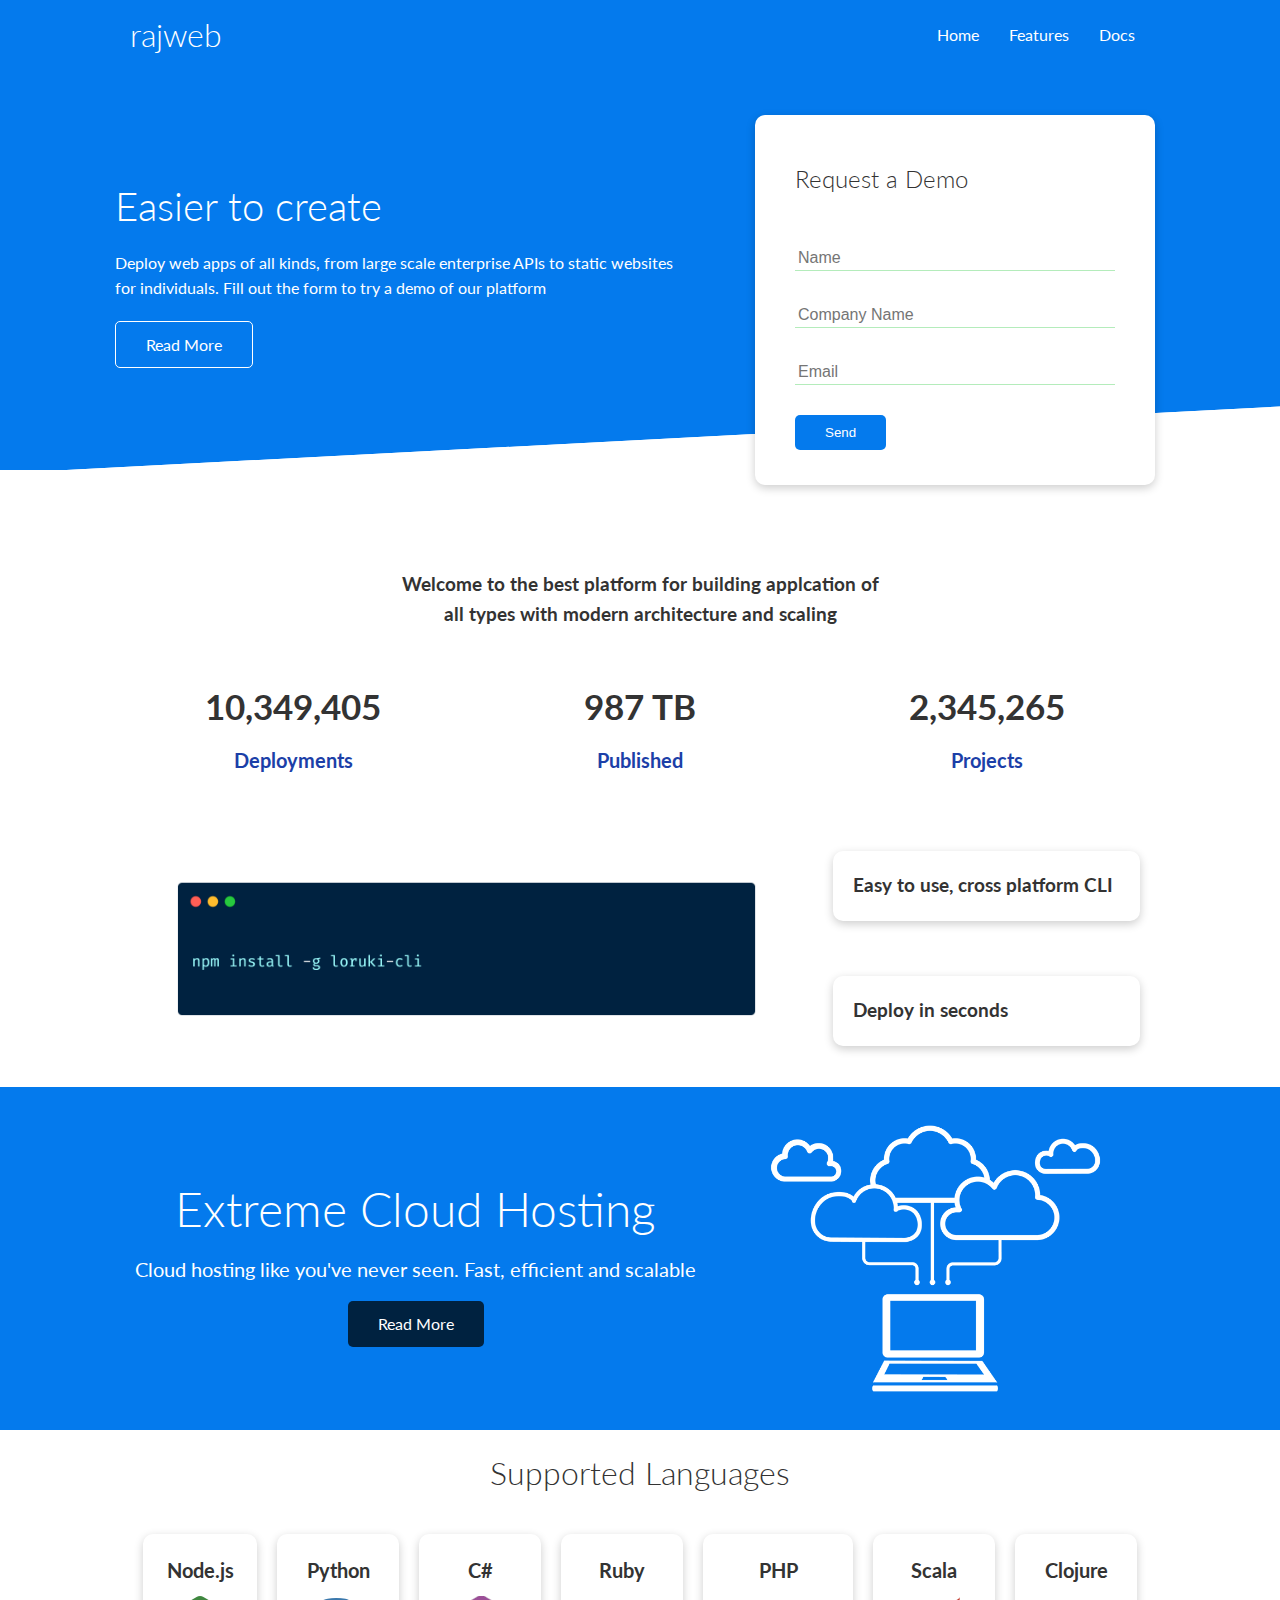
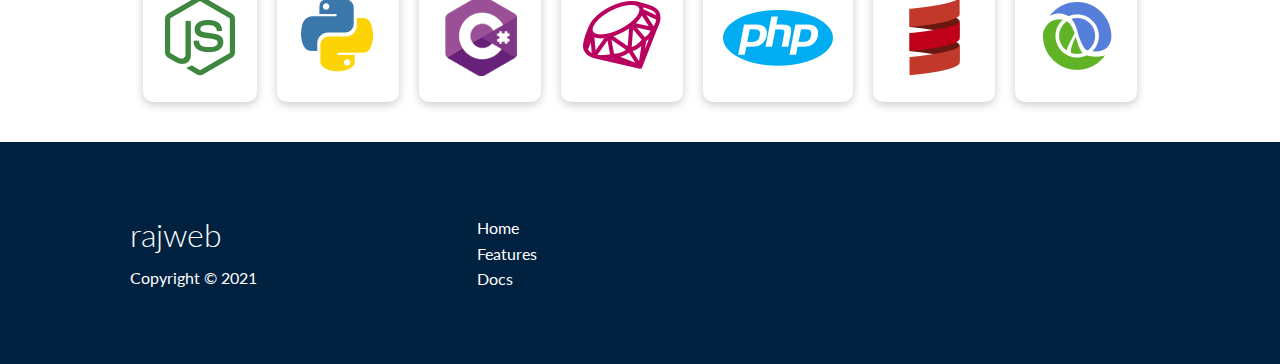
<file: index.html>
<!DOCTYPE html>
<html lang="en">
<head>
    <meta charset="UTF-8">
    <meta http-equiv="X-UA-Compatible" content="IE=edge">
    <meta name="viewport" content="width=device-width, initial-scale=1.0">
    <link rel="stylesheet" href="https://cdnjs.cloudflare.com/ajax/libs/font-awesome/5.15.2/css/all.min.css" integrity="sha512-HK5fgLBL+xu6dm/Ii3z4xhlSUyZgTT9tuc/hSrtw6uzJOvgRr2a9jyxxT1ely+B+xFAmJKVSTbpM/CuL7qxO8w==" crossorigin="anonymous" />
    <link rel="stylesheet" href="css/utilities.css">
    <link rel="stylesheet" href="css/style.css">
    <title>modern-website </title>
</head>
<body>
    <!-- Navbar -->
    <div class="navbar">
        <div class="container flex">
            <h1 class="logo">rajweb</h1>
            <nav>
                <ul>
                    <li><a href="index.html">Home</a></li>
                    <li><a href="features.html">Features</a></li>
                    <li><a href="docs.html">Docs</a></li>
                </ul>
            </nav>
        </div>
    </div>

    <!-- Showcase -->
    <section class="showcase">
        <div class="container grid">
            <div class="showcase-text">
                <h1>Easier to create</h1>
                <p>Deploy web apps of all kinds, from
                    large scale enterprise APIs to static
                    websites for individuals. Fill out the 
                    form to try a demo of our platform </p>
                    <a href="features.html" class="btn 
                    btn-outline">Read More</a>
            </div>

            <div class="showcase-form card">
                <h2>Request a Demo</h2>
                <form name="contact" method="POST" netlify-honeypot="bot-field"  data-netlify="true" >
                    <p class="hidden">
                        <label>Don’t fill this out if you’re human: <input name="bot-field" /></label>
                      </p>
                    <input type="hidden" name="form-name" value="contact">
                    <div class="form-control">
                        <input type="text" name="name" placeholder="Name" required>
                    </div>
                    <div class="form-control">
                        <input type="text" name="company" placeholder="Company Name"  required> 
                    </div>
                    <div class="form-control">
                        <input type="text" name="email" placeholder="Email" required>
                    </div>
                    <input type="submit" value="Send" class="btn btn-primary">
                </form>
            </div>
        </div>
    </section>
    
    <!-- Stats -->
    <section class="stats">
        <div class="container">
            <h3 class="stats-heading text-center my-1">
                Welcome to the best platform for building applcation of all
                types with modern architecture and scaling
            </h3>

            <div class="grid grid-3 text-center my-4">
                <div>
                    <i class="fas fa-server fa-3x"></i>
                    <h3>10,349,405</h3> 
                    <p class="text-secondary">Deployments</p>
                </div>
                <div>
                    <i class="fas fa-upload fa-3x"></i>
                    <h3>987 TB</h3> 
                    <p class="text-secondary">Published</p>
                </div>
                <div>
                    <i class="fas fa-project-diagram fa-3x"></i>
                    <h3>2,345,265</h3> 
                    <p class="text-secondary">Projects</p>
                </div>
               
            </div>
        </div>
    </section>
    <!-- Cli -->
    <section class="cli">
        <div class="container grid">
            <img src="images/cli.png" alt="">
            <div class="card">
                <h3>Easy to use, cross platform CLI</h3>
            </div>
            <div class="card">
                <h3>Deploy in seconds</h3>
            </div>
        </div>
    </section>

    <!-- Cloud -->
    <section class="cloud bg-primary my-2 py-2">
        <div class="container grid">
            <div class="text-center">
                <h2 class="lg">Extreme Cloud Hosting</h2>
                <p class="lead my-1">Cloud hosting like you've never seen.
                    Fast, efficient and scalable
                </p>
                <a href="features.html" class="btn btn-dark">Read More</a>
            </div>
            <img src="images/cloud.png" alt="">
        </div>
    </section>
    <!-- Languages -->
    <section class="languages">
        <h2 class="md text-center my-2">
            Supported Languages
        </h2>
        <div class="container flex">
           <div class="card">
            <h4>Node.js</h4>
            <img src="images/logos/node.png" alt="">
           </div>
           <div class="card">
            <h4>Python</h4>
            <img src="images/logos/python.png" alt="">
           </div>
           <div class="card">
            <h4>C#</h4>
            <img src="images/logos/csharp.png" alt="">
           </div>
           <div class="card">
            <h4>Ruby</h4>
            <img src="images/logos/ruby.png" alt="">
           </div>
           <div class="card">
            <h4>PHP</h4>
            <img src="images/logos/php.png" alt="">
           </div>  
           <div class="card">
            <h4>Scala</h4>
            <img src="images/logos/scala.png" alt="">
           </div>  
           <div class="card">
            <h4>Clojure</h4>
            <img src="images/logos/clojure.png" alt="">
           </div>  
        </div>
    </section>

    <!-- Footer -->
    <footer class="footer bg-dark py-5">
        <div class="container grid grid-3">
            <div>
                <h1>rajweb</h1>
                <p>Copyright &copy; 2021</p>
            </div>
            <nav>
                <ul>
                    <li><a href="index.html">Home</a></li>
                    <li><a href="features.html">Features</a></li>
                    <li><a href="docs.html">Docs</a></li>
                </ul>
            </nav>
            <div class="social">
                <a href="#"><i class="fab fa-github fa-2x"></i></a>
                <a href="#"><i class="fab fa-facebook fa-2x"></i></a>
                <a href="#"><i class="fab fa-instagram fa-2x"></i></a>
                <a href="#"><i class="fab fa-twitter fa-2x"></i></a>
            </div>
        </div>
    </footer>
</body>
</html>
</file>
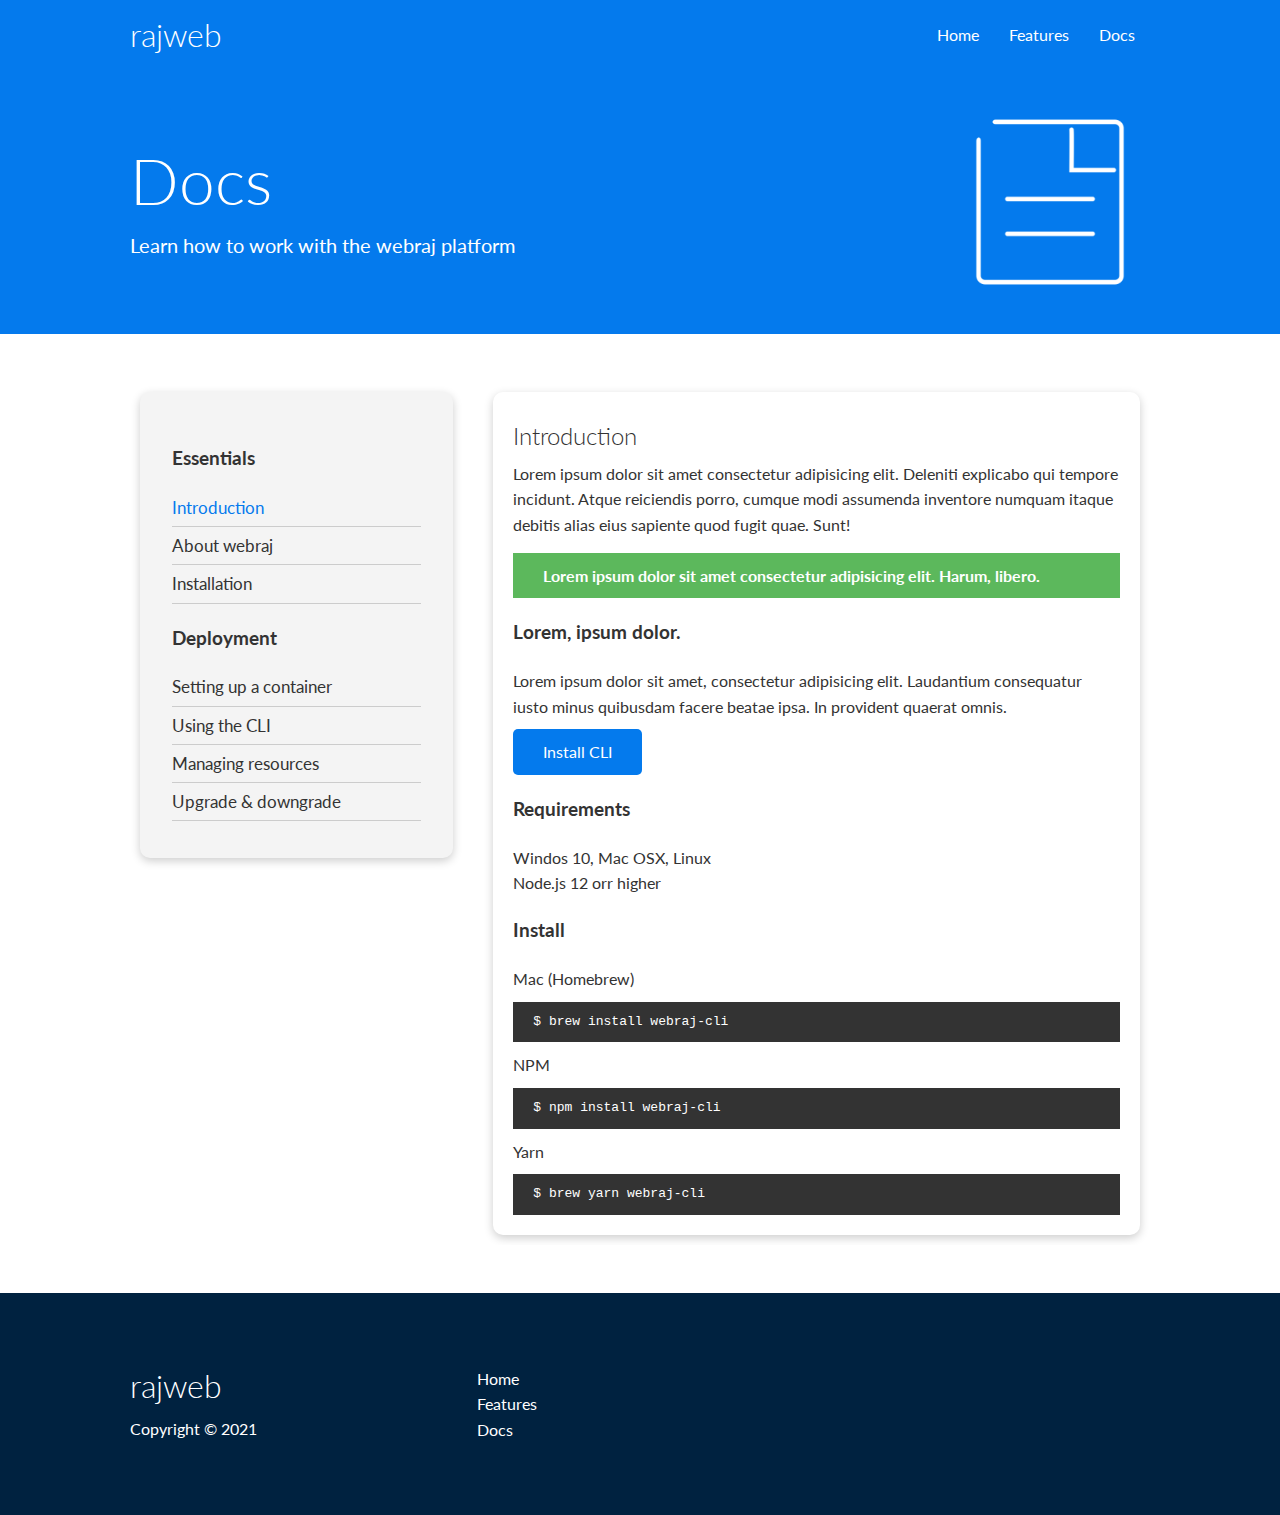
<file: docs.html>
<!DOCTYPE html>
<html lang="en">
<head>
    <meta charset="UTF-8">
    <meta http-equiv="X-UA-Compatible" content="IE=edge">
    <meta name="viewport" content="width=device-width, initial-scale=1.0">
    <link rel="stylesheet" href="https://cdnjs.cloudflare.com/ajax/libs/font-awesome/5.15.2/css/all.min.css" integrity="sha512-HK5fgLBL+xu6dm/Ii3z4xhlSUyZgTT9tuc/hSrtw6uzJOvgRr2a9jyxxT1ely+B+xFAmJKVSTbpM/CuL7qxO8w==" crossorigin="anonymous" />
    <link rel="stylesheet" href="css/utilities.css">
    <link rel="stylesheet" href="css/style.css">
    <title>modern-website </title>
</head>
<body>
    <!-- Navbar -->
    <div class="navbar">
        <div class="container flex">
            <h1 class="logo">rajweb</h1>
            <nav>
                <ul>
                    <li><a href="index.html">Home</a></li>
                    <li><a href="features.html">Features</a></li>
                    <li><a href="docs.html">Docs</a></li>
                </ul>
            </nav>
        </div>
    </div>

   <!-- Head -->
   <section class="docs-head bg-primary py-3">
       <div class="container grid">
              <div>
                <h1 class="xl">Docs</h1>
                <p class="lead">Learn how to work with the webraj platform </p> 
              </div>
              <img src="images/docs.png" alt="">    
       </div>
   </section>
   <!-- Docs Main -->
   <section class="docs-main my-4">
       <div class="container grid">
           <div class="card bg-light p-3">
               <h3 class="my-2">Essentials</h3>
               <nav>
                   <ul>
                       <li><a class="text-primary" href="#">Introduction</a></li>
                       <li><a href="#">About webraj</a></li>
                       <li><a href="#">Installation</a></li>
                   </ul>
               </nav>
               <h3 class="my-2">Deployment</h3>
               <nav>
                   <ul>
                       <li><a href="#">Setting up a container</a></li>
                       <li><a href="#">Using the CLI</a></li>
                       <li><a href="#">Managing resources</a></li>
                       <li><a href="#">Upgrade & downgrade</a></li>
                   </ul>
               </nav>
           </div>
           <div class="card">
               <h2>Introduction</h2>
               <p>Lorem ipsum dolor sit amet consectetur adipisicing elit. Deleniti explicabo qui tempore incidunt. Atque reiciendis porro, cumque modi assumenda inventore numquam itaque debitis alias eius sapiente quod fugit quae. Sunt!</p>

               <div class="alert alert-success">
                   <i class="fas fa-info"></i> Lorem ipsum dolor sit amet consectetur adipisicing elit. Harum, libero.
               </div>

               <h3>Lorem, ipsum dolor.</h3>
               <p>Lorem ipsum dolor sit amet, consectetur adipisicing elit. Laudantium consequatur iusto minus quibusdam facere beatae ipsa. In provident quaerat omnis.</p>
               <a href="" class="btn btn-primary">Install CLI</a>

               <h3>Requirements</h3>
               <ul>
                   <li>Windos 10, Mac OSX, Linux</li>
                   <li>Node.js 12 orr higher</li>
               </ul>
               <h3>Install</h3>
               <p>Mac (Homebrew)</p>
               <pre><code>$ brew install webraj-cli</code></pre>

               <p>NPM</p>
               <pre><code>$ npm install webraj-cli</code></pre>

               <p>Yarn</p>
               <pre><code>$ brew yarn webraj-cli</code></pre>
           </div>
       </div>
   </section>
  
    <!-- Footer -->
    <footer class="footer bg-dark py-5">
        <div class="container grid grid-3">
            <div>
                <h1>rajweb</h1>
                <p>Copyright &copy; 2021</p>
            </div>
            <nav>
                <ul>
                    <li><a href="index.html">Home</a></li>
                    <li><a href="features.html">Features</a></li>
                    <li><a href="docs.html">Docs</a></li>
                </ul>
            </nav>
            <div class="social">
                <a href="#"><i class="fab fa-github fa-2x"></i></a>
                <a href="#"><i class="fab fa-facebook fa-2x"></i></a>
                <a href="#"><i class="fab fa-instagram fa-2x"></i></a>
                <a href="#"><i class="fab fa-twitter fa-2x"></i></a>
            </div>
        </div>
    </footer>
</body>
</html>
</file>
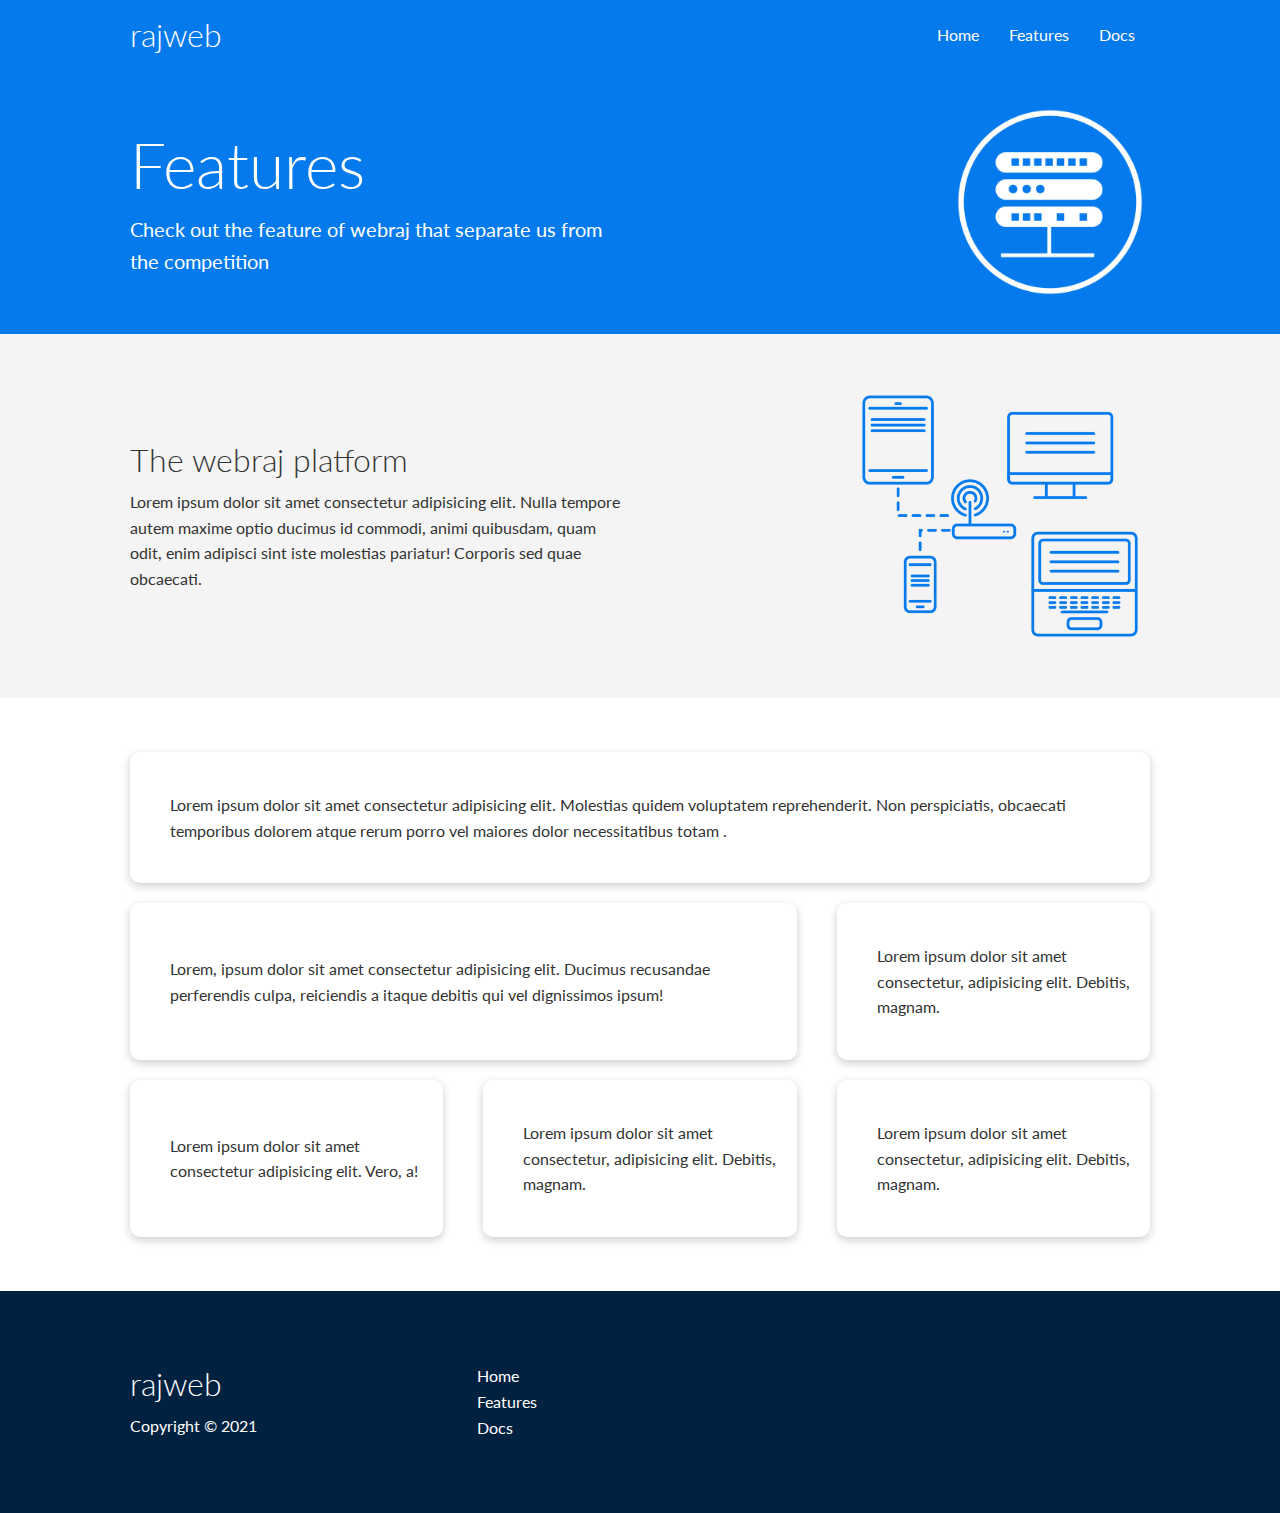
<file: features.html>
<!DOCTYPE html>
<html lang="en">
<head>
    <meta charset="UTF-8">
    <meta http-equiv="X-UA-Compatible" content="IE=edge">
    <meta name="viewport" content="width=device-width, initial-scale=1.0">
    <link rel="stylesheet" href="https://cdnjs.cloudflare.com/ajax/libs/font-awesome/5.15.2/css/all.min.css" integrity="sha512-HK5fgLBL+xu6dm/Ii3z4xhlSUyZgTT9tuc/hSrtw6uzJOvgRr2a9jyxxT1ely+B+xFAmJKVSTbpM/CuL7qxO8w==" crossorigin="anonymous" />
    <link rel="stylesheet" href="css/utilities.css">
    <link rel="stylesheet" href="css/style.css">
    <title>modern-website </title>
</head>
<body>
    <!-- Navbar -->
    <div class="navbar">
        <div class="container flex">
            <h1 class="logo">rajweb</h1>
            <nav>
                <ul>
                    <li><a href="index.html">Home</a></li>
                    <li><a href="features.html">Features</a></li>
                    <li><a href="docs.html">Docs</a></li>
                </ul>
            </nav>
        </div>
    </div>

   <!-- Head -->
   <section class="features-head bg-primary py-3">
       <div class="container grid">
              <div>
                <h1 class="xl">Features</h1>
                <p class="lead">Check out the feature of webraj that
                    separate us from the competition
                </p>
              </div>
              <img src="images/server.png" alt="">    
       </div>
   </section>

   <!-- Sub head -->
   <section class="features-sub-head bg-light py-3">
       <div class="container grid">
        <div>
            <h1 class="md">The webraj platform</h1>
            <p >Lorem ipsum dolor sit amet consectetur adipisicing elit. Nulla tempore autem maxime optio ducimus id commodi, animi quibusdam, quam odit, enim adipisci sint iste molestias pariatur! Corporis sed quae obcaecati.
            </p>
          </div>
          <img src="images/server2.png" alt=""> 
       </div>
   </section>

   <section class="features-main my-2">
       <div class="container grid grid-3">
           <div class="card flex">
               <i class="fas fa-server fa-3x"></i>
               <p>Lorem ipsum dolor sit amet consectetur adipisicing elit. Molestias quidem voluptatem reprehenderit. Non perspiciatis, obcaecati temporibus dolorem atque rerum porro vel maiores dolor necessitatibus totam .</p>
           </div>
           <div class="card flex">
            <i class="fas fa-network-wired fa-3x"></i>
            <p>
                Lorem, ipsum dolor sit amet consectetur adipisicing elit. Ducimus
                recusandae perferendis culpa, reiciendis a itaque debitis qui vel
                dignissimos ipsum!
            </p>
        </div>
        <div class="card flex">
            <i class="fas fa-laptop-code fa-3x"></i>
            <p>
                Lorem ipsum dolor sit amet consectetur, adipisicing elit. Debitis,
                magnam.
            </p>
        </div>
        <div class="card flex">
            <i class="fas fa-database fa-3x"></i>
            <p>
                Lorem ipsum dolor sit amet consectetur adipisicing elit. Vero, a!
            </p>
        </div>
        <div class="card flex">
            <i class="fas fa-power-off fa-3x"></i>
            <p>
                Lorem ipsum dolor sit amet consectetur, adipisicing elit. Debitis,
                magnam.
            </p>
        </div>
        <div class="card flex">
            <i class="fas fa-upload fa-3x"></i>
            <p>
                Lorem ipsum dolor sit amet consectetur, adipisicing elit. Debitis,
                magnam.
            </p>
        </div>
       </div>
   </section>

    <!-- Footer -->
    <footer class="footer bg-dark py-5">
        <div class="container grid grid-3">
            <div>
                <h1>rajweb</h1>
                <p>Copyright &copy; 2021</p>
            </div>
            <nav>
                <ul>
                    <li><a href="index.html">Home</a></li>
                    <li><a href="features.html">Features</a></li>
                    <li><a href="docs.html">Docs</a></li>
                </ul>
            </nav>
            <div class="social">
                <a href="#"><i class="fab fa-github fa-2x"></i></a>
                <a href="#"><i class="fab fa-facebook fa-2x"></i></a>
                <a href="#"><i class="fab fa-instagram fa-2x"></i></a>
                <a href="#"><i class="fab fa-twitter fa-2x"></i></a>
            </div>
        </div>
    </footer>
</body>
</html>
</file>
<file: css/utilities.css>
.container{
    max-width: 1100px;
    margin: 0 auto;
    overflow: auto;
    padding: 0 40px;
}

.card {
    background-color: #fff;
    color: #333;
    border-radius: 10px;
    box-shadow: 0 3px 10px rgba(0,0,0,0.2);
    padding: 20px;
    margin: 10px;
}

.btn {
    display: inline-block;
    padding: 10px 30px;
    cursor: pointer;
    background: var(--primary-color);
    color: #fff;
     border: none;
     border-radius: 5px;
}

.btn-outline {
    background-color: transparent;
    border: 1px #fff solid;
}

.btn:hover{
    transform: scale(0.98);
}

/* Background & colored buttons */
.bg-primary, .btn-primary {
    background-color: var(--primary-color);
    color: #fff;
}   

.bg-secondary, .btn-secondary {
    background-color: var(--secondary--color);
    color: #fff;
}

.bg-dark, .btn-dark{
    background-color: var(--dark-color);
    color: #fff;
}    
.bg-light, .btn-light {
    background-color: var(--light-color);
    color: #333;
}

.bg-primary a,
.btn-primary a,
.bg-secondary a,
.btn-secondary a,
.bg-dark a,
.btn-dark a {
    color: #fff;
}
/* Text colors */
.text-primary {
    color: var(--primary-color);
    
}   

.text-secondary {
    color: var(--secondary--color);
   
}

.text-dark {
    color: var(--dark-color);
   
}    
.text-light {
    color: var(--light-color);
    
}

/* Text sizes */
.lead {
    font-size: 20px;
}

.sm {
    font-size: 1rem;
}

.md {
    font-size: 2rem;
}

.lg {
    font-size: 3rem;
}
.xl {
    font-size: 4rem;
}
.text-center {
    text-align: center;
}

/* Alert */
.alert {
    background-color: var(--light-color);
    padding: 10px 20px;
    font-weight: bold;
    margin: 15px 0;
}

.alert i {
    margin-right: 10px;
}

.alert-success {
    background-color: var(--success-color);
    color: #fff;
}

.alert-error {
    background-color: var(--error-color);
    color: #fff;
}

.flex{
    display: flex;
    justify-content: center;
    align-items: center;
    height: 100%;
}

.grid{
    display: grid;
    grid-template-columns: repeat(2,1fr);
    gap: 20px;
    justify-content: center;
    align-items: center;
    height: 100%;
}

.grid-3 {
    grid-template-columns: repeat(3,1fr);
}

/* Margin */
.my-1 {
    margin: 1rem 0;
}

.my-2 {
    margin: 1.5rem 0;
}

.my-3 {
    margin: 2rem 0;
}

.my-4 {
    margin: 3rem 0;
}
.my-5 {
    margin: 4rem 0;
}
.m-1 {
    margin: 1rem ;
}

.m-2 {
    margin: 1.5rem ;
}

.m-3 {
    margin: 2rem ;
}

.m-4 {
    margin: 3rem ;
}
.m-5 {
    margin: 4rem ;
}
/* Padding */
.py-1 {
    padding: 1rem 0;
}

.py-2 {
    padding: 1.5rem 0;
}

.py-3 {
    padding: 2rem 0;
}

.py-4 {
    padding: 3rem 0;
}
.py-5 {
    padding: 4rem 0;
}
.p-1 {
    padding: 1rem ;
}

.p-2 {
    padding: 1.5rem ;
}

.p-3 {
    padding: 2rem ;
}

.p-4 {
    padding: 3rem ;
}
.p-5 {
    padding: 4rem ;
}
</file>
<file: css/style.css>
@import url('https://fonts.googleapis.com/css2?family=Lato:wght@300&display=swap');
* {
    box-sizing: border-box;
    padding: 0;
    margin: 0;
}

:root {
    --primary-color: #047aed;
    --secondary--color: #1c3fa8;
    --dark-color: #002240;
    --light-color: #f4f4f4;
    --success-color: #5cb85c;
    --error-color: #d9534f;
}

body{
    font-family: 'Lato',sans-serif;
    color: #333;
    line-height: 1.6;
}

li{
    list-style-type: none;
}

a{
    text-decoration: none;
    color: #333;
}

h1,h2 {
    font-weight: 300;
    line-height: 1.2;
    margin: 10px 0;
}

p{
    margin: 10px 0;

}

img {
    width: 100%;
}

code, pre {
    background: #333;
    color: #fff;
    padding: 10px;
}

.hidden{
    visibility: hidden;
    height: 0;
}

/* navbar */
.navbar {
 background-color: var(--primary-color);
 color: #fff;
 height: 70px;
}

.navbar ul {
    display: flex;
} 

.navbar .flex {
    justify-content: space-between;
}

.navbar a {
    color: #fff;
    padding: 10px;
    margin: 0 5px;
}

.navbar a:hover{
    border-bottom: 2px #fff solid;
}


/* Showcase */
.showcase {
    height: 400px;
    background-color: var(--primary-color);
    color: #fff;
    position: relative;
}

.showcase h1{
    font-size: 40px;
}

.showcase p {
    margin: 20px 0;
}

.showcase .grid {
    overflow: visible;
    grid-template-columns: 55% 45%;
    gap: 30px;
}

.showcase-text {
    animation: slideInFromLeft 1s ease-in;
}

.showcase-form {
    position: relative;
    justify-self: flex-end;
    top: 30px;
    height: 370px;
    width: 400px;
    padding: 40px;
    z-index: 100;
    animation: slideInFromRight 1s ease-in;
}

.showcase-form .form-control {
    margin: 30px 0;
}

.showcase-form input[type='text'],
.showcase-form input[input='email'] {
    border: 0;
    border-bottom: 1px solid #b4ecbb;
    width: 100%;
    padding: 3px;
    font-size: 16px;
}

.showcase-form input:focus {
    outline: none;
}

.showcase::before,
.showcase::after { 
    content: '';
    position: absolute;
    height: 100px;
    bottom: -70px;
    right: 0;
    left: 0;
    background-color: #fff;
   transform: skewY(-3deg); 
}

/* Stats */
.stats {
    padding-top: 100px;
    animation: slideInFromBottom 1s ease-in;
}

.stats-heading {
    max-width: 500px;
    margin: auto;
}

.stats .grid h3 {
    font-size: 35px;
}

.stats .grid p {
    font-size: 20px;
    font-weight: bold;
}

/* CLI */
.cli .grid {
    grid-template-columns: repeat(3,1fr);
    grid-template-rows: repeat(2,1fr);
}

.cli .grid > *:first-child {
    grid-column: 1 / span 2;
    grid-row: 1 / span 2;
}

/* Cloud */
.cloud .grid {
    grid-template-columns: 4fr 3fr;
}

/* Languages */

.languages .flex {
    flex-wrap: wrap;
}

.languages .card {
    text-align: center;
    margin: 18px 10px 40px;
    transition: transform 0.2s ease-in ;
}

.languages .card h4 {
    font-size: 20px;
    margin-bottom: 10px;

}

.languages .card:hover {
    transform: translateY(-15px);
}

/* Features */
.features-head img, .docs-head img {
    width: 200px;
    justify-self: flex-end;
}
.features-sub-head img {
    width: 300px;
    justify-self: flex-end;
}

.features-main .card > i {
    margin-right: 20px;
}

.features-main .grid {
    padding: 30px;
}

.features-main .grid > *:first-child {
    grid-column: 1 / span 3;
}

.features-main .grid > *:nth-child(2) {
    grid-column: 1 / span 2;
}

/* Docs */
.docs-main h3 {
    margin: 20px 0;
}

.docs-main .grid {
    grid-template-columns: 1fr 2fr;
    align-items: flex-start;
}

.docs-main nav li {
    font-size: 17px;
    padding-bottom: 5px;
    margin-bottom: 5px;
    border-bottom: 0.5px #ccc solid;
}

.docs-main a:hover {
    font-weight: bold;
}

/* Footer */
.footer .social  a  {
    margin: 0 10px;
}

/* Animations */
@keyframes slideInFromLeft {
    0% {
        transform:  translateX(-100%);
    }

    100% {
        transform: translateX(0);
    }
}

@keyframes slideInFromRight {
    0% {
        transform:  translateX(100%);
    }

    100% {
        transform: translateX(0);
    }
}
@keyframes slideInFromTop {
    0% {
        transform:  translateY(-100%);
    }

    100% {
        transform: translateY(0);
    }
}
@keyframes slideInFromBottom {
    0% {
        transform:  translateY(100%);
    }

    100% {
        transform: translateY(0);
    }
}

/* Tablets and under */
@media(max-width: 768px) {
    .grid,
    .showcase .grid,
    .stats .grid,
    .cli .grid,
    .cloud .grid,
    .features-main .grid,
    .docs-main .grid {
        grid-template-columns: 1fr;
        grid-template-rows: 1fr;

    }

    .showcase {
        height: auto;
    }
    .showcase-text{
        text-align: center;
        margin-top: 40px;
        animation: slideInFromTop 1s ease-in;
    }

    .showcase-form {
        justify-self: center;
        margin: auto;
        animation: slideInFromBottom 1s ease-in;
    }

    .cli .grid > *:first-child {
        grid-column: 1;
        grid-row: 1;
    }

    .features-head,
    .features-sub-head,
    .docs-head {
        text-align: center;
    }
    .features-head img,
    .features-sub-head img,
    .docs-head img {
        justify-self:center ;
    }

    .features-main .grid > *:first-child,
    .features-main .grid > *:nth-child(2) {
        grid-column: 1;
    }

}

/* Mobile */
@media(max-width:500px) {
    .navbar {
        height: 110px;
    }

    .navbar .flex {
        flex-direction: column;
    }

    .navbar ul {
        padding: 10px;
        background-color: rgba(0,0,0,0.1);
    }
}
</file>
